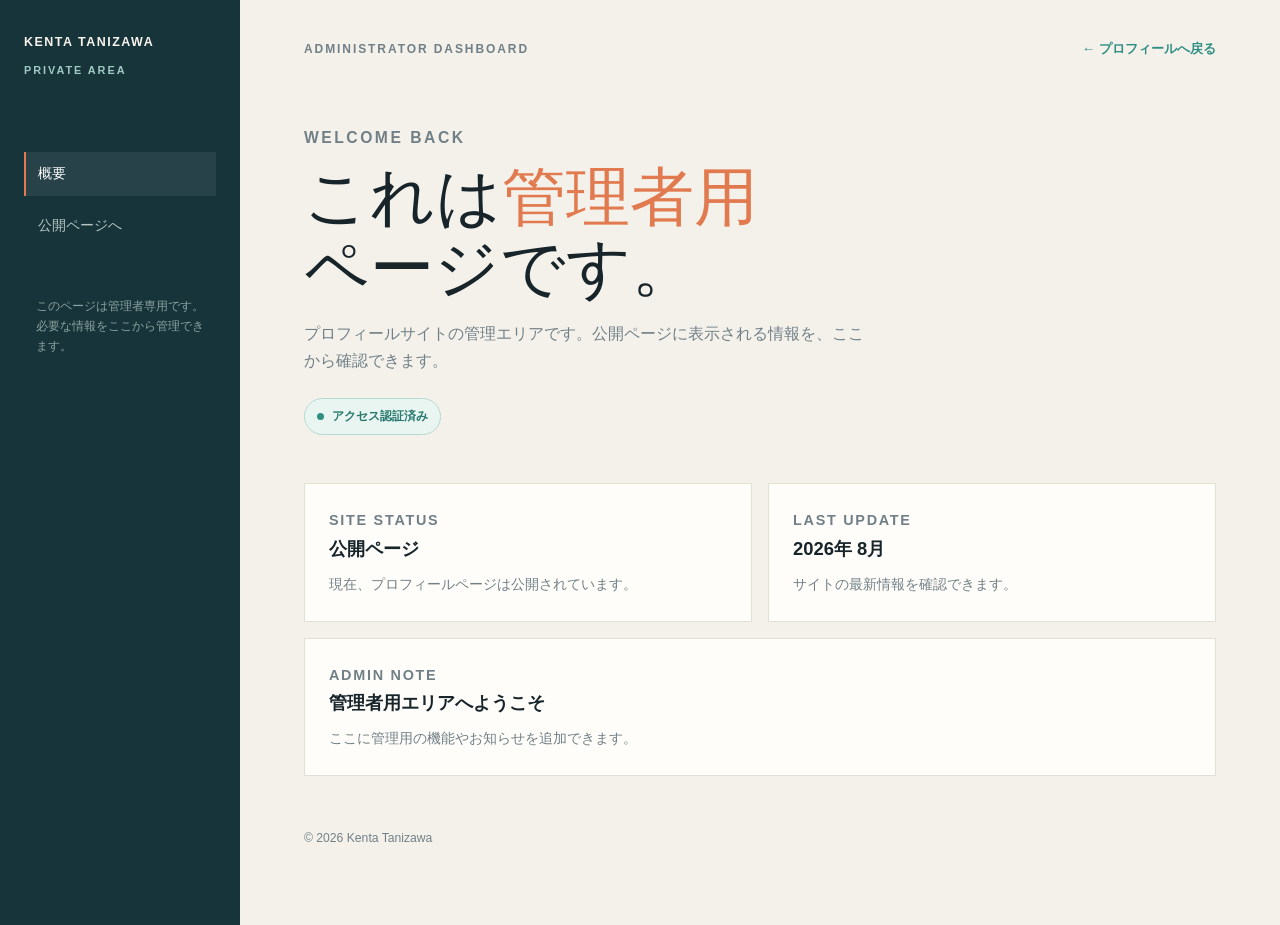
<file: kanrisya.html>
<!DOCTYPE html>
<html lang="ja">
<head>
	<meta charset="UTF-8">
	<meta name="viewport" content="width=device-width, initial-scale=1.0">
	<title>管理者用ページ | 谷澤健太</title>
	<style>
		:root {
			--ink: #17252b;
			--muted: #718087;
			--paper: #f4f1eb;
			--panel: #fffdf9;
			--line: #e4dfd5;
			--navy: #17343a;
			--teal: #2f8f83;
			--orange: #e27a4f;
		}

		* {
			box-sizing: border-box;
		}

		body {
			margin: 0;
			min-height: 100vh;
			background: var(--paper);
			color: var(--ink);
			font-family: "Yu Gothic", "Hiragino Kaku Gothic ProN", sans-serif;
			line-height: 1.7;
		}

		.page-shell {
			display: grid;
			grid-template-columns: 240px minmax(0, 1fr);
			min-height: 100vh;
		}

		.sidebar {
			padding: 32px 24px;
			background: var(--navy);
			color: #f8f4ec;
		}

		.brand {
			margin: 0;
			font-size: 0.78rem;
			font-weight: 700;
			letter-spacing: 0.12em;
		}

		.brand span {
			display: block;
			margin-top: 8px;
			color: #9ecac1;
			font-size: 0.68rem;
			letter-spacing: 0.18em;
		}

		.sidebar-nav {
			display: grid;
			gap: 8px;
			margin-top: 72px;
		}

		.sidebar-nav a {
			padding: 10px 12px;
			border-left: 2px solid transparent;
			color: #b6c5c3;
			font-size: 0.88rem;
			text-decoration: none;
		}

		.sidebar-nav a.active,
		.sidebar-nav a:hover {
			border-left-color: var(--orange);
			background: rgba(255, 255, 255, 0.07);
			color: #fff;
		}

		.sidebar-note {
			margin: 48px 12px 0;
			color: #8ca19f;
			font-size: 0.75rem;
		}

		main {
			width: min(100%, 1120px);
			padding: 38px clamp(24px, 5vw, 72px) 64px;
		}

		.topbar {
			display: flex;
			align-items: center;
			justify-content: space-between;
			gap: 20px;
			margin-bottom: 64px;
		}

		.eyebrow {
			margin: 0;
			color: var(--muted);
			font-size: 0.75rem;
			font-weight: 700;
			letter-spacing: 0.16em;
			text-transform: uppercase;
		}

		.back-link {
			color: var(--teal);
			font-size: 0.84rem;
			font-weight: 700;
			text-decoration: none;
		}

		.back-link:hover {
			color: var(--orange);
		}

		.hero {
			max-width: 720px;
			margin-bottom: 48px;
		}

		.hero h1 {
			margin: 10px 0 16px;
			font-family: Georgia, "Yu Mincho", serif;
			font-size: clamp(2.4rem, 5vw, 4.8rem);
			font-weight: 400;
			letter-spacing: 0;
			line-height: 1.12;
		}

		.hero h1 em {
			color: var(--orange);
			font-style: normal;
		}

		.hero p {
			max-width: 560px;
			margin: 0;
			color: var(--muted);
			font-size: 0.98rem;
		}

		.status {
			display: inline-flex;
			align-items: center;
			gap: 8px;
			margin-top: 24px;
			padding: 7px 12px;
			border: 1px solid #b8d9d2;
			border-radius: 999px;
			background: #e9f5f1;
			color: #28786d;
			font-size: 0.78rem;
			font-weight: 700;
		}

		.status::before {
			width: 7px;
			height: 7px;
			border-radius: 50%;
			background: var(--teal);
			content: "";
		}

		.dashboard-grid {
			display: grid;
			grid-template-columns: repeat(2, minmax(0, 1fr));
			gap: 16px;
		}

		.info-card {
			padding: 24px;
			border: 1px solid var(--line);
			background: var(--panel);
		}

		.info-card.wide {
			grid-column: 1 / -1;
		}

		.card-label {
			margin: 0 0 10px;
			color: var(--muted);
			font-size: 0.72rem;
			font-weight: 700;
			letter-spacing: 0.12em;
			text-transform: uppercase;
		}

		.info-card h2 {
			margin: 0 0 8px;
			font-size: 1.15rem;
		}

		.info-card p {
			margin: 0;
			color: var(--muted);
			font-size: 0.9rem;
		}

		.footer {
			margin-top: 52px;
			color: var(--muted);
			font-size: 0.76rem;
		}

		@media (max-width: 700px) {
			.page-shell {
				display: block;
			}

			.sidebar {
				padding: 22px 20px;
			}

			.sidebar-nav {
				grid-template-columns: repeat(2, 1fr);
				margin-top: 24px;
			}

			.sidebar-note {
				display: none;
			}

			main {
				padding: 28px 20px 44px;
			}

			.topbar {
				margin-bottom: 46px;
			}

			.dashboard-grid {
				grid-template-columns: 1fr;
			}

			.info-card.wide {
				grid-column: auto;
			}
		}
	</style>
</head>
<body>
	<div class="page-shell">
		<aside class="sidebar">
			<p class="brand">KENTA TANIZAWA<span>PRIVATE AREA</span></p>
			<nav class="sidebar-nav" aria-label="管理者ページのメニュー">
				<a class="active" href="kanrisya.html">概要</a>
				<a href="index.html">公開ページへ</a>
			</nav>
			<p class="sidebar-note">このページは管理者専用です。<br>必要な情報をここから管理できます。</p>
		</aside>

		<main>
			<div class="topbar">
				<p class="eyebrow">Administrator dashboard</p>
				<a class="back-link" href="index.html">← プロフィールへ戻る</a>
			</div>

			<section class="hero" aria-labelledby="page-title">
				<p class="eyebrow">Welcome back</p>
				<h1 id="page-title">これは<em>管理者用</em><br>ページです。</h1>
				<p>プロフィールサイトの管理エリアです。公開ページに表示される情報を、ここから確認できます。</p>
				<div class="status">アクセス認証済み</div>
			</section>

			<section class="dashboard-grid" aria-label="管理情報">
				<article class="info-card">
					<p class="card-label">Site status</p>
					<h2>公開ページ</h2>
					<p>現在、プロフィールページは公開されています。</p>
				</article>
				<article class="info-card">
					<p class="card-label">Last update</p>
					<h2>2026年 8月</h2>
					<p>サイトの最新情報を確認できます。</p>
				</article>
				<article class="info-card wide">
					<p class="card-label">Admin note</p>
					<h2>管理者用エリアへようこそ</h2>
					<p>ここに管理用の機能やお知らせを追加できます。</p>
				</article>
			</section>

			<p class="footer">© 2026 Kenta Tanizawa</p>
		</main>
	</div>
</body>
</html>
</file>
